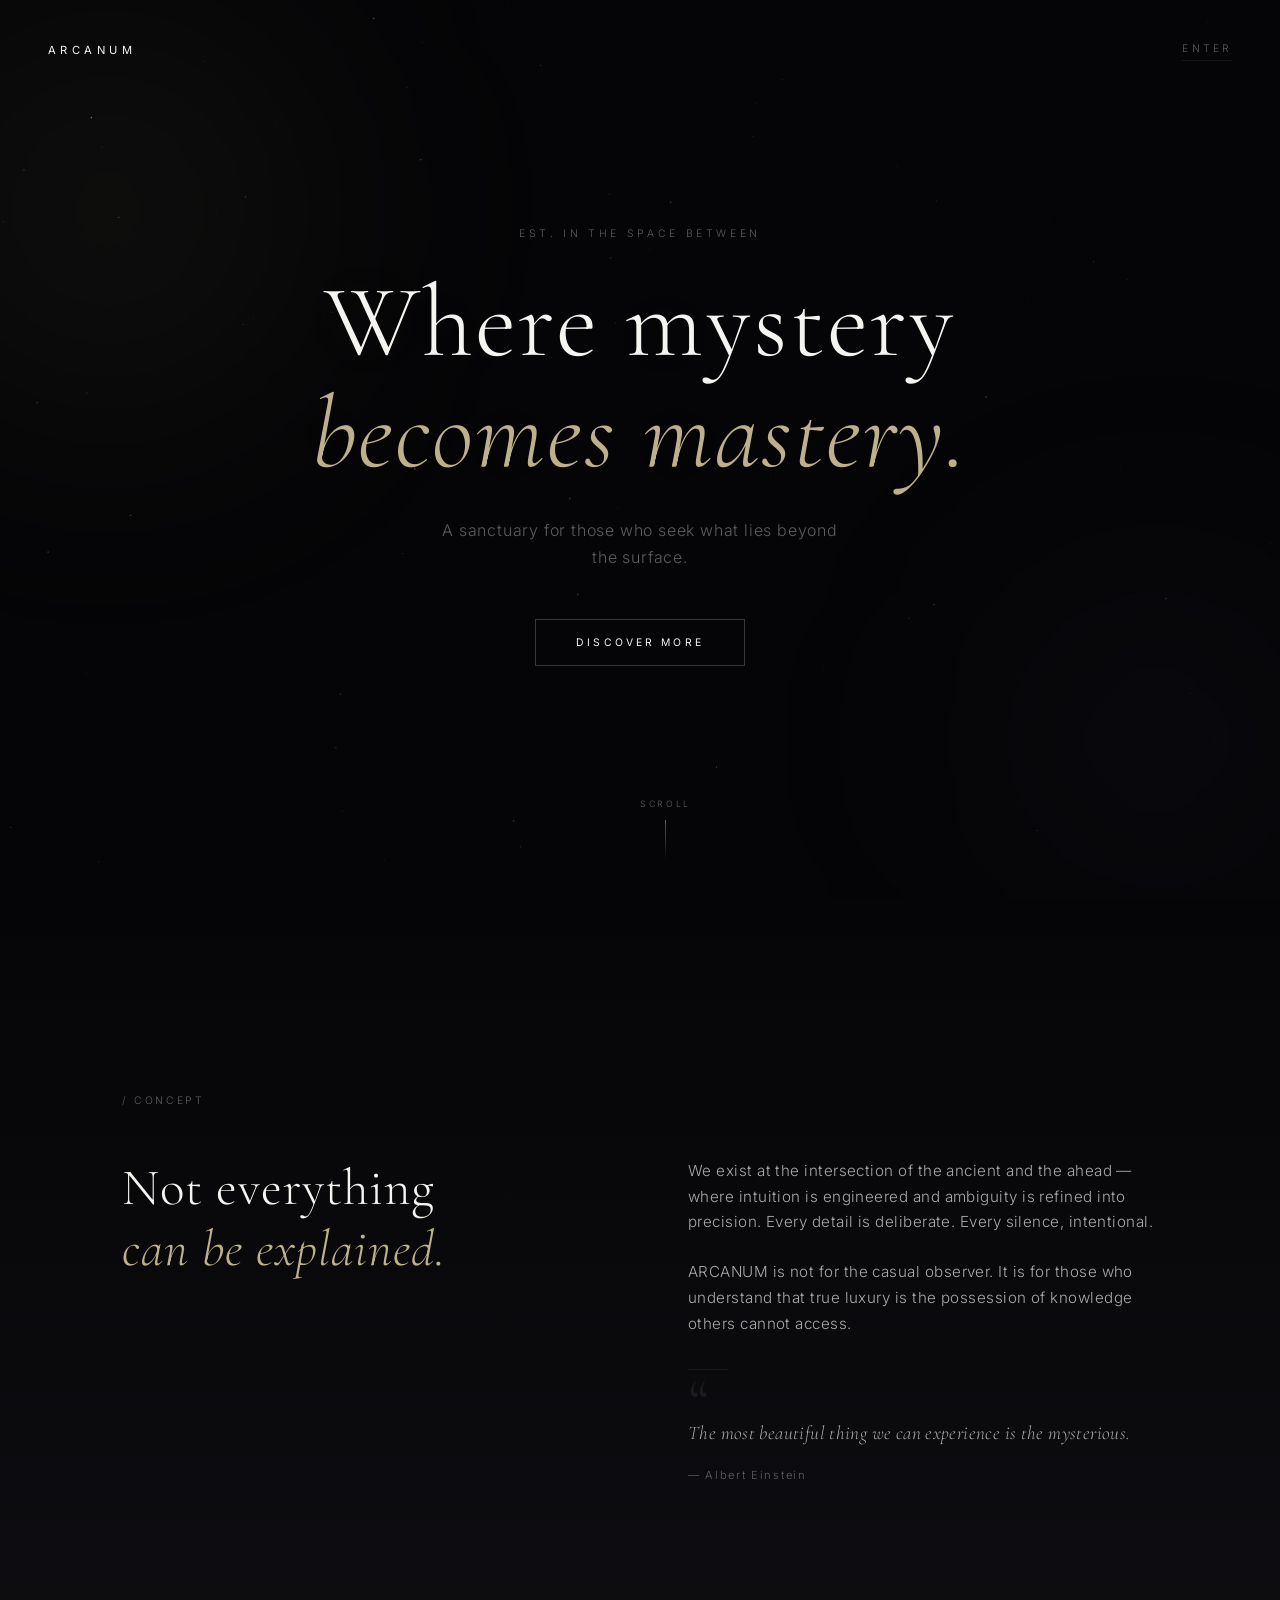
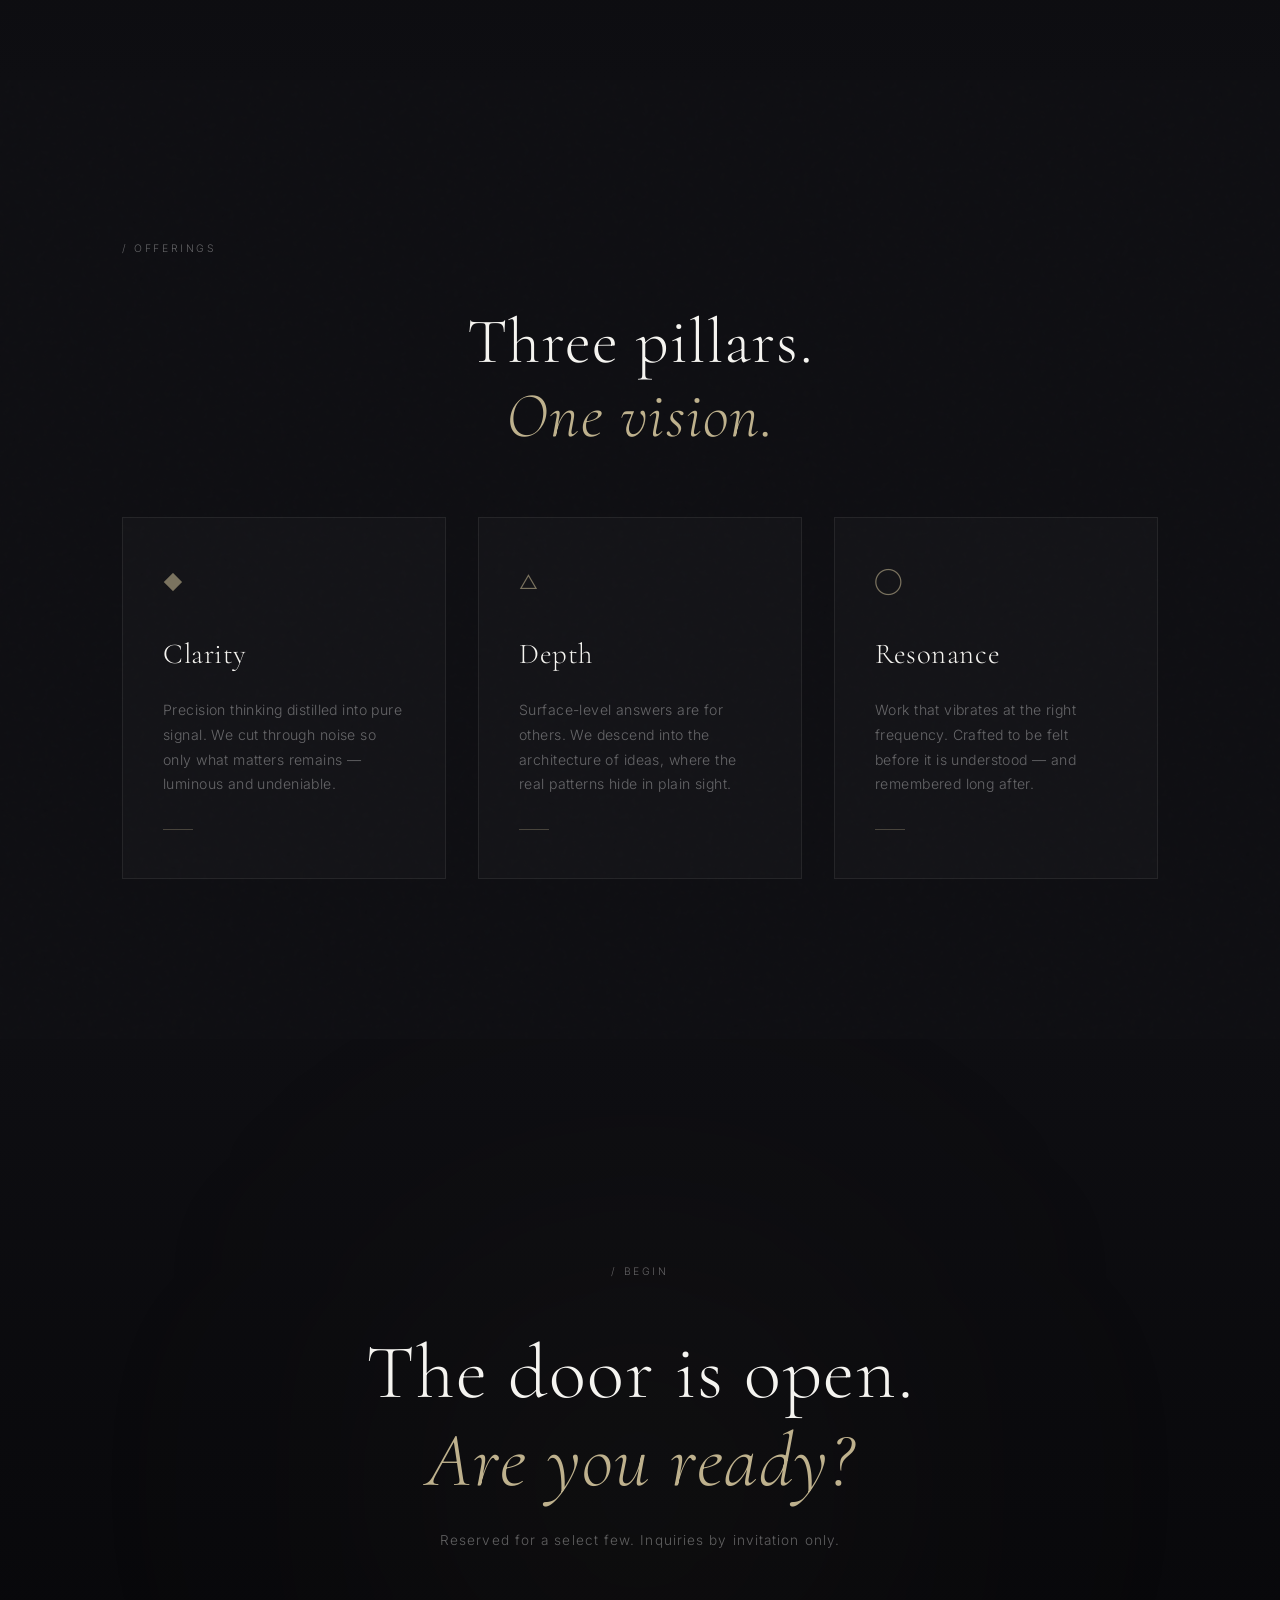
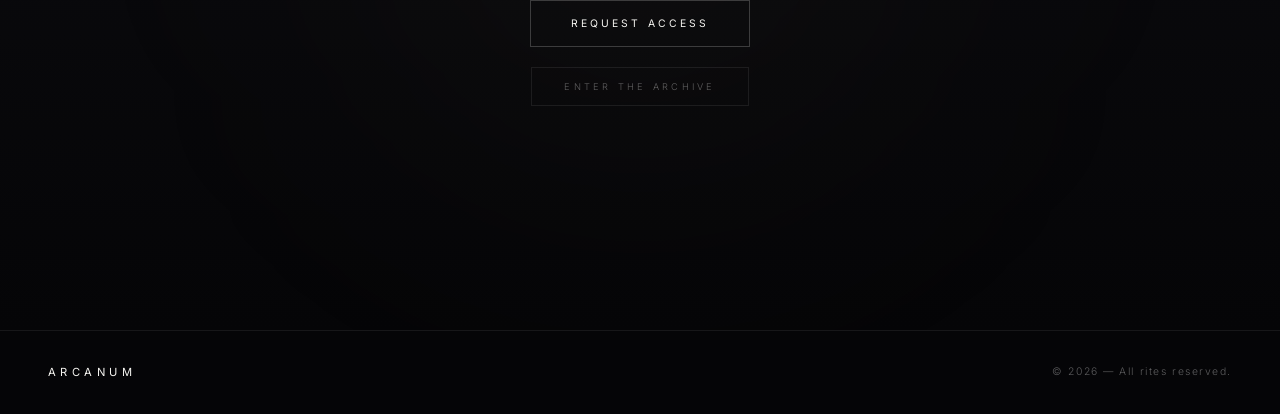
<file: index.html>
<!DOCTYPE html>
<html lang="en">
<head>
  <meta charset="UTF-8" />
  <meta name="viewport" content="width=device-width, initial-scale=1.0" />
  <title>ARCANUM — Beyond the Known</title>
  <link rel="preconnect" href="https://fonts.googleapis.com" />
  <link rel="preconnect" href="https://fonts.gstatic.com" crossorigin />
  <link href="https://fonts.googleapis.com/css2?family=Cormorant+Garamond:ital,wght@0,300;0,400;0,600;1,300;1,400&family=Inter:wght@300;400&display=swap" rel="stylesheet" />
  <link rel="stylesheet" href="styles.css" />
</head>
<body>

  <!-- Background canvas for stars -->
  <canvas id="starfield"></canvas>

  <!-- ─── HERO ─────────────────────────────────────────────── -->
  <section id="hero">
    <div class="orb orb-1"></div>
    <div class="orb orb-2"></div>

    <nav class="nav">
      <span class="nav-logo">ARCANUM</span>
      <a href="#contact" class="nav-link">Enter</a>
    </nav>

    <div class="hero-content">
      <p class="hero-eyebrow fade-up">Est. in the space between</p>
      <h1 class="hero-headline fade-up delay-1">
        Where mystery<br /><em>becomes mastery.</em>
      </h1>
      <p class="hero-tagline fade-up delay-2">
        A sanctuary for those who seek what lies beyond the surface.
      </p>
      <a href="#about" class="btn-primary fade-up delay-3">Discover More</a>
    </div>

    <div class="hero-scroll-hint fade-up delay-4">
      <span>scroll</span>
      <div class="scroll-line"></div>
    </div>
  </section>

  <!-- ─── ABOUT ─────────────────────────────────────────────── -->
  <section id="about">
    <div class="container">
      <div class="section-label">/ concept</div>
      <div class="about-grid">
        <div class="about-text reveal">
          <h2 class="section-headline">
            Not everything<br /><em>can be explained.</em>
          </h2>
        </div>
        <div class="about-body reveal delay-1">
          <p>
            We exist at the intersection of the ancient and the ahead — where
            intuition is engineered and ambiguity is refined into precision.
            Every detail is deliberate. Every silence, intentional.
          </p>
          <p>
            ARCANUM is not for the casual observer. It is for those who
            understand that true luxury is the possession of knowledge others
            cannot access.
          </p>
          <div class="divider"></div>
          <span class="quote-mark">&ldquo;</span>
          <blockquote>
            The most beautiful thing we can experience is the mysterious.
          </blockquote>
          <cite>— Albert Einstein</cite>
        </div>
      </div>
    </div>
  </section>

  <!-- ─── FEATURES ──────────────────────────────────────────── -->
  <section id="features">
    <div class="container">
      <div class="section-label">/ offerings</div>
      <h2 class="section-headline centered reveal">Three pillars.<br /><em>One vision.</em></h2>

      <div class="cards-grid">

        <div class="card reveal delay-1">
          <div class="card-glyph">&#9670;</div>
          <h3 class="card-title">Clarity</h3>
          <p class="card-desc">
            Precision thinking distilled into pure signal. We cut through
            noise so only what matters remains — luminous and undeniable.
          </p>
          <div class="card-line"></div>
        </div>

        <div class="card reveal delay-2">
          <div class="card-glyph">&#9651;</div>
          <h3 class="card-title">Depth</h3>
          <p class="card-desc">
            Surface-level answers are for others. We descend into the
            architecture of ideas, where the real patterns hide in plain sight.
          </p>
          <div class="card-line"></div>
        </div>

        <div class="card reveal delay-3">
          <div class="card-glyph">&#9711;</div>
          <h3 class="card-title">Resonance</h3>
          <p class="card-desc">
            Work that vibrates at the right frequency. Crafted to be felt
            before it is understood — and remembered long after.
          </p>
          <div class="card-line"></div>
        </div>

      </div>
    </div>
  </section>

  <!-- ─── FINAL CTA ──────────────────────────────────────────── -->
  <section id="contact">
    <div class="orb orb-3"></div>
    <div class="container cta-container">
      <div class="section-label">/ begin</div>
      <h2 class="cta-headline reveal">
        The door is open.<br /><em>Are you ready?</em>
      </h2>
      <p class="cta-sub reveal delay-1">
        Reserved for a select few. Inquiries by invitation only.
      </p>
      <a href="mailto:contact@arcanum.studio" class="btn-primary reveal delay-2">
        Request Access
      </a>
      <!-- ─── ARCHIVE ENTRY LINK ────────────────────────────────── -->
      <a href="archive.html" class="btn-ghost reveal delay-3">
        Enter the Archive
      </a>
    </div>
  </section>

  <!-- ─── FOOTER ────────────────────────────────────────────── -->
  <footer>
    <span class="nav-logo">ARCANUM</span>
    <p>&copy; 2026 — All rites reserved.</p>
  </footer>

  <script src="script.js"></script>
</body>
</html>
</file>
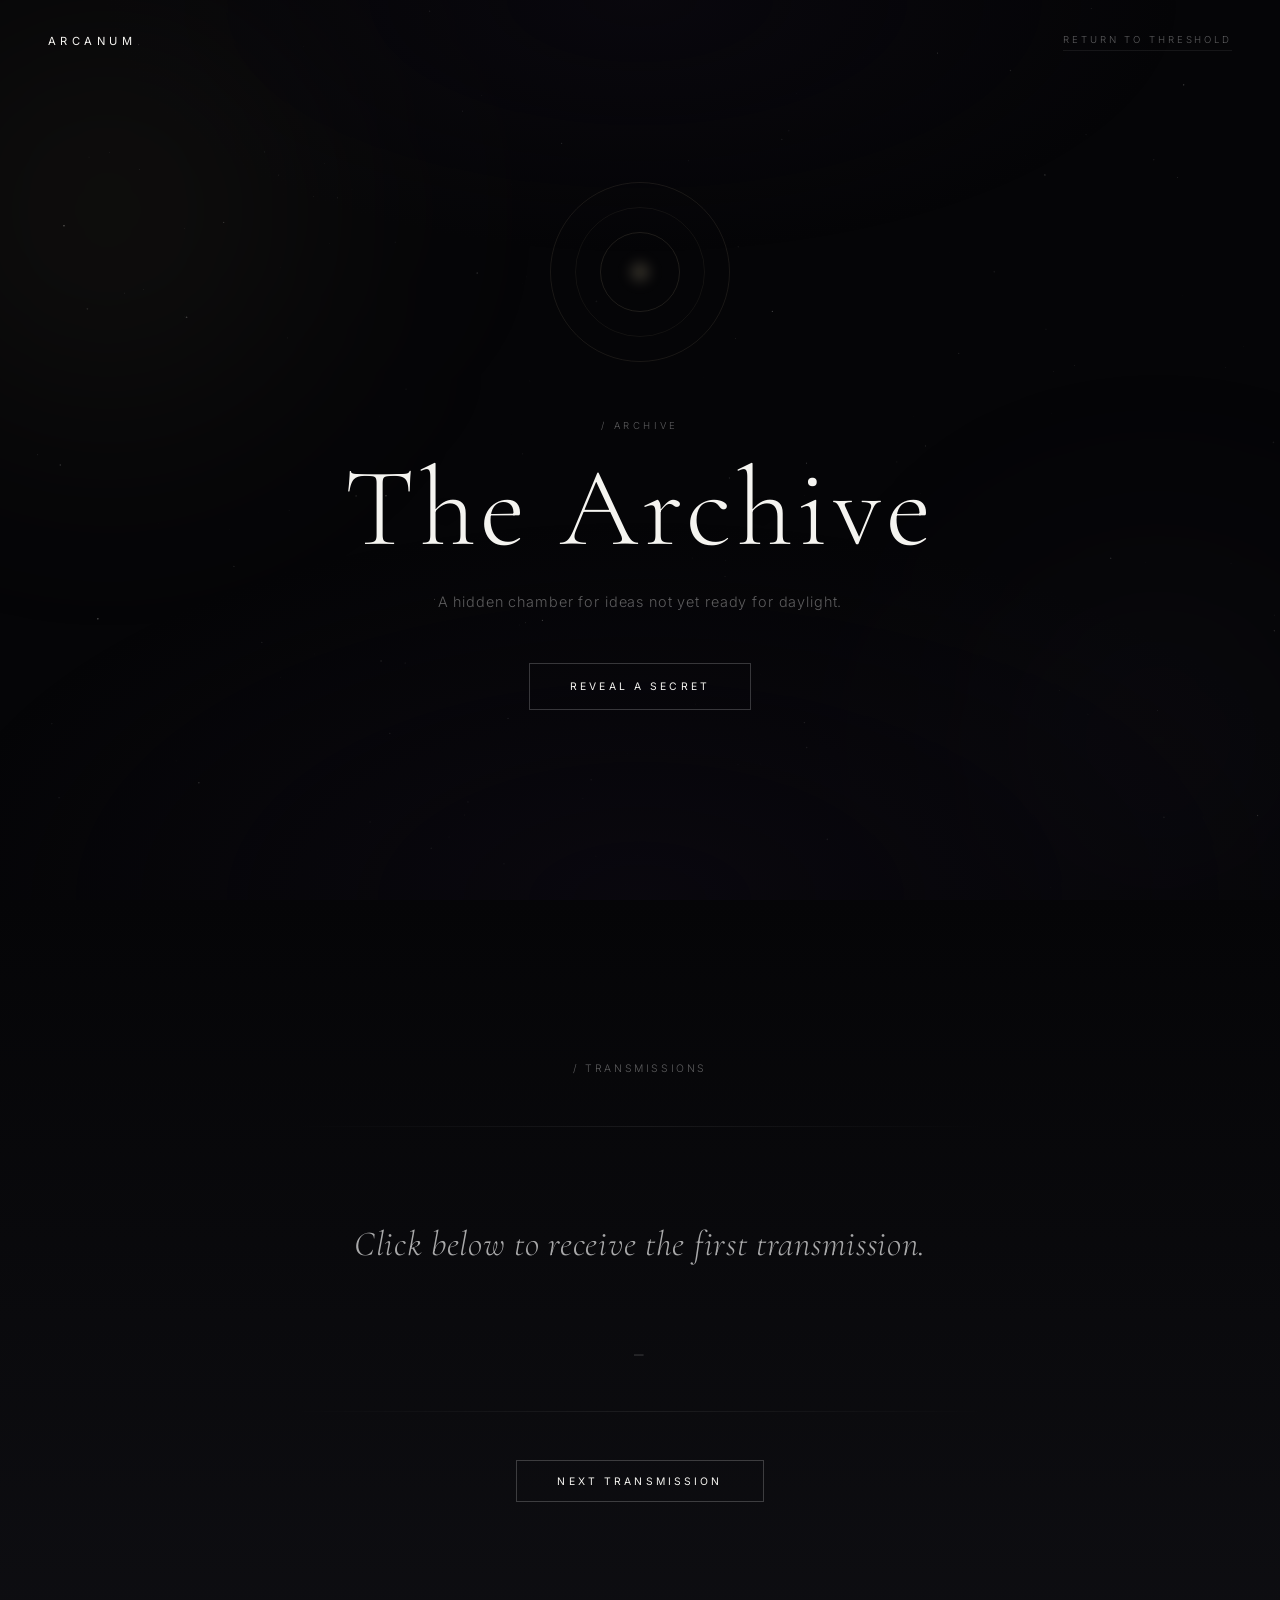
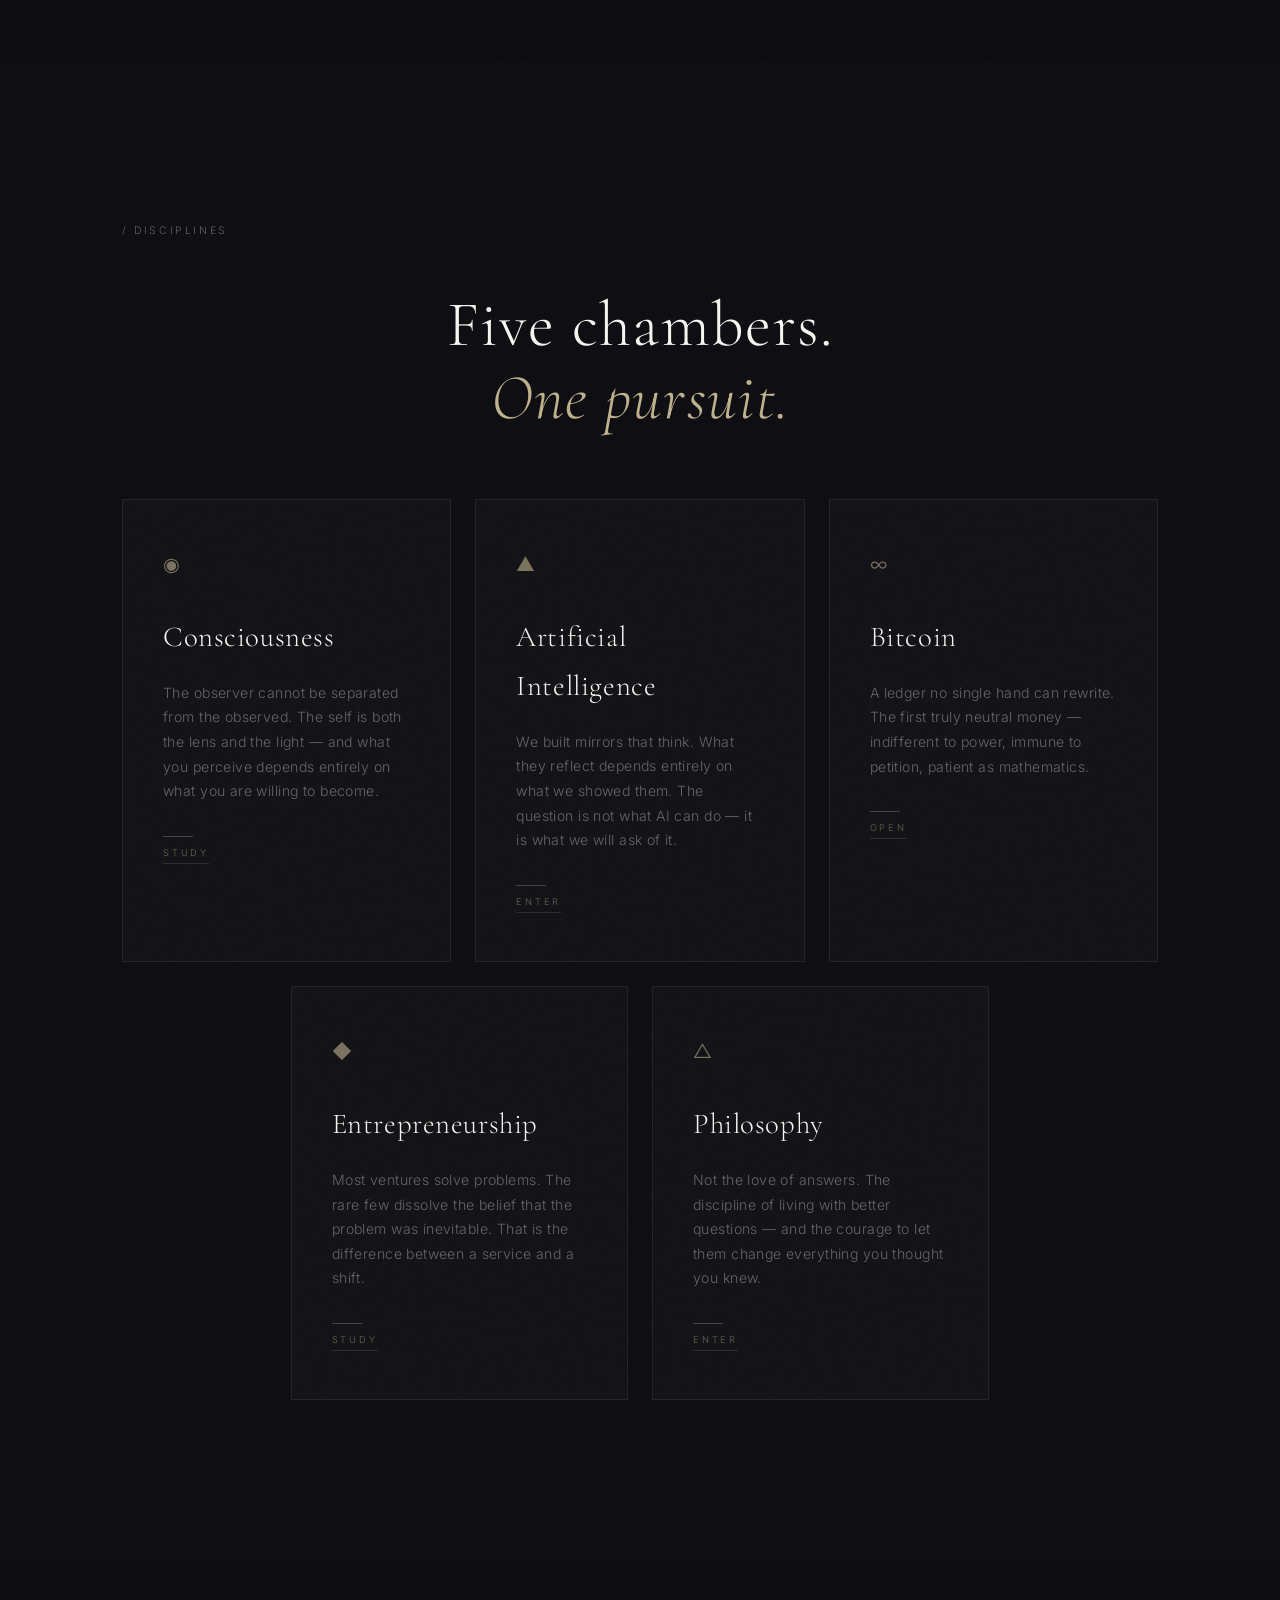
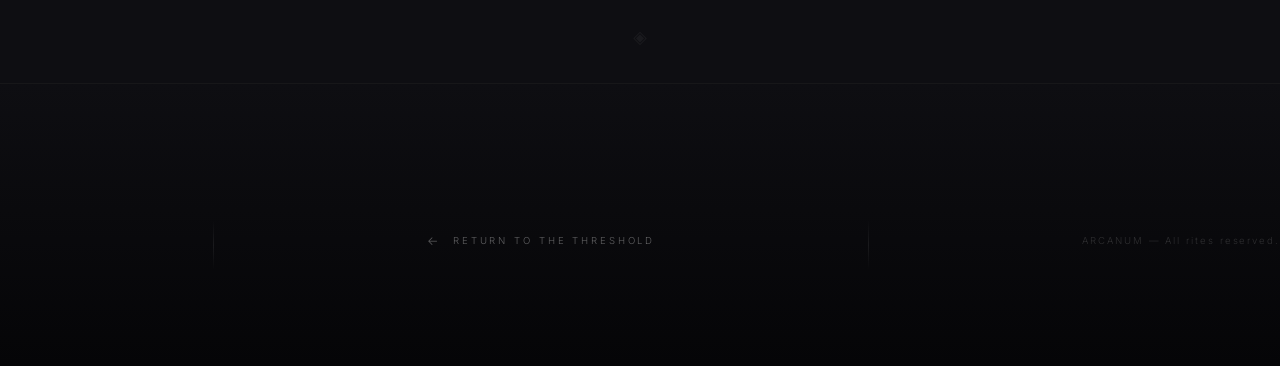
<file: archive.html>
<!DOCTYPE html>
<html lang="en">
<head>
  <meta charset="UTF-8" />
  <meta name="viewport" content="width=device-width, initial-scale=1.0" />
  <title>ARCANUM — The Archive</title>
  <link rel="preconnect" href="https://fonts.googleapis.com" />
  <link rel="preconnect" href="https://fonts.gstatic.com" crossorigin />
  <link href="https://fonts.googleapis.com/css2?family=Cormorant+Garamond:ital,wght@0,300;0,400;0,600;1,300;1,400&family=Inter:wght@300;400&display=swap" rel="stylesheet" />
  <link rel="stylesheet" href="styles.css" />
</head>
<body class="archive-page">

  <!-- Background canvas for stars -->
  <canvas id="starfield"></canvas>

  <!-- ─── NAVIGATION ────────────────────────────────────────── -->
  <nav class="archive-nav" id="archiveNav">
    <span class="archive-nav-logo">ARCANUM</span>
    <a href="index.html" class="archive-back-link">Return to Threshold</a>
  </nav>

  <!-- ─── INTRO ────────────────────────────────────────────── -->
  <section id="archive-intro">
    <div class="orb orb-1"></div>
    <div class="orb orb-2"></div>
    <div class="archive-fog"></div>

    <div class="archive-intro-content">
      <!-- CSS-only portal / doorway visual -->
      <div class="archive-portal fade-up">
        <div class="portal-ring"></div>
        <div class="portal-ring"></div>
        <div class="portal-ring"></div>
        <div class="portal-core"></div>
      </div>

      <p class="archive-eyebrow fade-up delay-1">/ archive</p>
      <h1 class="archive-headline fade-up delay-2">The Archive</h1>
      <p class="archive-sub fade-up delay-3">
        A hidden chamber for ideas not yet ready for daylight.
      </p>
      <a href="#archive-secrets" class="btn-primary fade-up delay-4" id="revealBtn">
        Reveal a Secret
      </a>
    </div>
  </section>

  <!-- ─── SECRET REVEAL ────────────────────────────────────── -->
  <section id="archive-secrets">
    <div class="secrets-frame">
      <div class="section-label reveal">/ transmissions</div>

      <div class="secrets-top-rule"></div>

      <div class="secret-display">
        <p class="secret-text" id="secretText">
          Click below to receive the first transmission.
        </p>
      </div>

      <p class="secret-counter" id="secretCounter">&mdash;</p>

      <div class="secrets-bottom-rule"></div>

      <button class="btn-primary" id="nextSecret" style="cursor:pointer;">
        Next Transmission
      </button>
    </div>
  </section>

  <!-- ─── KNOWLEDGE CARDS ───────────────────────────────────── -->
  <section id="archive-knowledge">
    <div class="container">
      <div class="section-label reveal">/ disciplines</div>
      <h2 class="section-headline centered reveal">
        Five chambers.<br /><em>One pursuit.</em>
      </h2>

      <!-- Row 1: 3 cards -->
      <div class="archive-cards-grid">

        <div class="card reveal delay-1">
          <div class="card-glyph">&#9673;</div>
          <h3 class="card-title">Consciousness</h3>
          <p class="card-desc">
            The observer cannot be separated from the observed.
            The self is both the lens and the light — and what
            you perceive depends entirely on what you are willing to become.
          </p>
          <div class="card-line"></div>
          <span class="card-action">Study</span>
        </div>

        <div class="card reveal delay-2">
          <div class="card-glyph">&#9650;</div>
          <h3 class="card-title">Artificial Intelligence</h3>
          <p class="card-desc">
            We built mirrors that think. What they reflect depends
            entirely on what we showed them. The question is not
            what AI can do — it is what we will ask of it.
          </p>
          <div class="card-line"></div>
          <span class="card-action">Enter</span>
        </div>

        <div class="card reveal delay-3">
          <div class="card-glyph">&#8734;</div>
          <h3 class="card-title">Bitcoin</h3>
          <p class="card-desc">
            A ledger no single hand can rewrite. The first truly
            neutral money — indifferent to power, immune to petition,
            patient as mathematics.
          </p>
          <div class="card-line"></div>
          <span class="card-action">Open</span>
        </div>

      </div>

      <!-- Row 2: 2 cards centered -->
      <div class="archive-cards-row-2">

        <div class="card reveal delay-1">
          <div class="card-glyph">&#9670;</div>
          <h3 class="card-title">Entrepreneurship</h3>
          <p class="card-desc">
            Most ventures solve problems. The rare few dissolve the
            belief that the problem was inevitable. That is the
            difference between a service and a shift.
          </p>
          <div class="card-line"></div>
          <span class="card-action">Study</span>
        </div>

        <div class="card reveal delay-2">
          <div class="card-glyph">&#9651;</div>
          <h3 class="card-title">Philosophy</h3>
          <p class="card-desc">
            Not the love of answers. The discipline of living with
            better questions — and the courage to let them change
            everything you thought you knew.
          </p>
          <div class="card-line"></div>
          <span class="card-action">Enter</span>
        </div>

      </div>
    </div>
  </section>

  <!-- ─── EASTER EGG ─────────────────────────────────────────── -->
  <!-- Barely visible — reward for those who notice -->
  <section id="archive-easter">
    <span class="easter-glyph" id="easterGlyph" title="">&#9672;</span>
    <div class="easter-message" id="easterMessage">
      <p class="easter-line-1">"You noticed what others passed by."</p>
      <p class="easter-line-2">The first gate is attention.</p>
    </div>
  </section>

  <!-- ─── FOOTER / RETURN ──────────────────────────────────── -->
  <footer id="archive-footer">
    <div class="archive-footer-rule"></div>
    <a href="index.html" class="archive-return">Return to the Threshold</a>
    <div class="archive-footer-rule"></div>
    <p class="archive-footer-copy">ARCANUM &mdash; All rites reserved.</p>
  </footer>

  <script src="archive.js"></script>
</body>
</html>
</file>
<file: styles.css>
/* ─── RESET & BASE ────────────────────────────────────────── */
*, *::before, *::after {
  margin: 0;
  padding: 0;
  box-sizing: border-box;
}

:root {
  --black:     #050507;
  --charcoal:  #0e0e12;
  --surface:   #131318;
  --border:    rgba(255,255,255,0.07);
  --muted:     rgba(255,255,255,0.35);
  --soft:      rgba(255,255,255,0.65);
  --white:     #f5f4f0;
  --glow:      rgba(200,185,150,0.12);
  --gold:      rgba(210,195,155,0.9);
  --font-serif: 'Cormorant Garamond', Georgia, serif;
  --font-sans:  'Inter', system-ui, sans-serif;
}

html {
  scroll-behavior: smooth;
  font-size: 16px;
}

body {
  background-color: var(--black);
  color: var(--white);
  font-family: var(--font-sans);
  font-weight: 300;
  line-height: 1.7;
  overflow-x: hidden;
}

#starfield {
  position: fixed;
  inset: 0;
  z-index: 0;
  pointer-events: none;
  opacity: 0.6;
}

/* ─── TYPOGRAPHY ────────────────────────────────────────────── */
h1, h2, h3, blockquote {
  font-family: var(--font-serif);
  font-weight: 300;
  letter-spacing: 0.02em;
}

em {
  font-style: italic;
  color: var(--gold);
}

p {
  color: var(--soft);
  font-size: 0.95rem;
  letter-spacing: 0.03em;
}

a {
  text-decoration: none;
  color: inherit;
}

/* ─── LAYOUT ─────────────────────────────────────────────────── */
.container {
  max-width: 1100px;
  margin: 0 auto;
  padding: 0 2rem;
  position: relative;
  z-index: 2;
}

.section-label {
  font-family: var(--font-sans);
  font-size: 0.65rem;
  letter-spacing: 0.25em;
  text-transform: uppercase;
  color: var(--muted);
  margin-bottom: 3rem;
}

.section-headline {
  font-size: clamp(2.4rem, 5vw, 4rem);
  line-height: 1.15;
  font-weight: 300;
}

.section-headline.centered {
  text-align: center;
  margin-bottom: 4rem;
}

.divider {
  width: 40px;
  height: 1px;
  background: var(--border);
  margin: 2rem 0;
}

/* ─── NAV ────────────────────────────────────────────────────── */
.nav {
  position: absolute;
  top: 0;
  left: 0;
  right: 0;
  z-index: 10;
  display: flex;
  justify-content: space-between;
  align-items: center;
  padding: 2.5rem 3rem;
}

.nav-logo {
  font-family: var(--font-sans);
  font-size: 0.7rem;
  font-weight: 400;
  letter-spacing: 0.4em;
  text-transform: uppercase;
  color: var(--white);
}

.nav-link {
  font-size: 0.65rem;
  letter-spacing: 0.3em;
  text-transform: uppercase;
  color: var(--muted);
  border-bottom: 1px solid var(--border);
  padding-bottom: 2px;
  transition: color 0.3s, border-color 0.3s;
}

.nav-link:hover {
  color: var(--white);
  border-color: var(--gold);
}

/* ─── HERO ───────────────────────────────────────────────────── */
#hero {
  position: relative;
  min-height: 100vh;
  display: flex;
  align-items: center;
  justify-content: center;
  overflow: hidden;
  z-index: 1;
}

/* Radial glow orbs */
.orb {
  position: absolute;
  border-radius: 50%;
  filter: blur(120px);
  pointer-events: none;
  z-index: 0;
}

.orb-1 {
  width: 600px;
  height: 600px;
  background: radial-gradient(circle, rgba(180,165,120,0.10) 0%, transparent 70%);
  top: -10%;
  left: -15%;
  animation: drift 18s ease-in-out infinite alternate;
}

.orb-2 {
  width: 500px;
  height: 500px;
  background: radial-gradient(circle, rgba(100,90,140,0.09) 0%, transparent 70%);
  bottom: -10%;
  right: -10%;
  animation: drift 22s ease-in-out infinite alternate-reverse;
}

.orb-3 {
  width: 700px;
  height: 700px;
  background: radial-gradient(circle, rgba(180,165,120,0.08) 0%, transparent 70%);
  top: 50%;
  left: 50%;
  transform: translate(-50%, -50%);
  filter: blur(150px);
}

@keyframes drift {
  from { transform: translate(0, 0) scale(1); }
  to   { transform: translate(40px, 30px) scale(1.05); }
}

.hero-content {
  position: relative;
  z-index: 2;
  text-align: center;
  padding: 0 2rem;
  max-width: 800px;
}

.hero-eyebrow {
  font-family: var(--font-sans);
  font-size: 0.65rem;
  letter-spacing: 0.35em;
  text-transform: uppercase;
  color: var(--muted);
  margin-bottom: 1.5rem;
}

.hero-headline {
  font-size: clamp(3rem, 8vw, 6.5rem);
  line-height: 1.08;
  font-weight: 300;
  margin-bottom: 1.8rem;
  text-shadow: 0 0 80px rgba(200,185,150,0.08);
}

.hero-tagline {
  font-size: 1rem;
  color: var(--muted);
  letter-spacing: 0.05em;
  margin-bottom: 3rem;
  max-width: 400px;
  margin-left: auto;
  margin-right: auto;
}

.hero-scroll-hint {
  position: absolute;
  bottom: 2.5rem;
  left: 50%;
  transform: translateX(-50%);
  display: flex;
  flex-direction: column;
  align-items: center;
  gap: 0.5rem;
  z-index: 2;
}

.hero-scroll-hint span {
  font-size: 0.55rem;
  letter-spacing: 0.3em;
  text-transform: uppercase;
  color: var(--muted);
}

.scroll-line {
  width: 1px;
  height: 40px;
  background: linear-gradient(to bottom, var(--muted), transparent);
  animation: scrollPulse 2s ease-in-out infinite;
}

@keyframes scrollPulse {
  0%, 100% { opacity: 0.4; transform: scaleY(1); }
  50%       { opacity: 1;   transform: scaleY(1.1); }
}

/* ─── BUTTONS ────────────────────────────────────────────────── */
.btn-primary {
  display: inline-block;
  padding: 0.85rem 2.5rem;
  border: 1px solid rgba(255,255,255,0.2);
  font-family: var(--font-sans);
  font-size: 0.65rem;
  font-weight: 400;
  letter-spacing: 0.3em;
  text-transform: uppercase;
  color: var(--white);
  background: transparent;
  cursor: pointer;
  position: relative;
  overflow: hidden;
  transition: border-color 0.4s, color 0.4s;
}

.btn-primary::before {
  content: '';
  position: absolute;
  inset: 0;
  background: linear-gradient(135deg, rgba(210,195,155,0.12), transparent);
  opacity: 0;
  transition: opacity 0.4s;
}

.btn-primary:hover {
  border-color: var(--gold);
  color: var(--gold);
}

.btn-primary:hover::before {
  opacity: 1;
}

/* ─── ABOUT ──────────────────────────────────────────────────── */
#about {
  position: relative;
  z-index: 2;
  padding: 12rem 0;
  background: linear-gradient(to bottom, var(--black), var(--charcoal));
}

.about-grid {
  display: grid;
  grid-template-columns: 1fr 1fr;
  gap: 6rem;
  align-items: start;
}

.about-text .section-headline {
  font-size: clamp(2.2rem, 4vw, 3.5rem);
  line-height: 1.2;
  position: sticky;
  top: 8rem;
}

.about-body p {
  margin-bottom: 1.5rem;
}

.quote-mark {
  font-family: var(--font-serif);
  font-size: 4rem;
  line-height: 0;
  vertical-align: -1rem;
  color: var(--border);
  display: block;
  margin-bottom: 1rem;
}

blockquote {
  font-size: 1.2rem;
  line-height: 1.6;
  color: var(--soft);
  font-style: italic;
  margin-bottom: 0.75rem;
}

cite {
  font-size: 0.7rem;
  letter-spacing: 0.15em;
  color: var(--muted);
  font-style: normal;
}

/* ─── FEATURES ───────────────────────────────────────────────── */
#features {
  position: relative;
  z-index: 2;
  padding: 10rem 0;
  background: var(--charcoal);
}

/* Subtle noise texture overlay */
#features::before {
  content: '';
  position: absolute;
  inset: 0;
  background-image: url("data:image/svg+xml,%3Csvg viewBox='0 0 200 200' xmlns='http://www.w3.org/2000/svg'%3E%3Cfilter id='n'%3E%3CfeTurbulence type='fractalNoise' baseFrequency='0.75' numOctaves='4' stitchTiles='stitch'/%3E%3C/filter%3E%3Crect width='100%25' height='100%25' filter='url(%23n)' opacity='0.03'/%3E%3C/svg%3E");
  opacity: 0.4;
  pointer-events: none;
}

.cards-grid {
  display: grid;
  grid-template-columns: repeat(3, 1fr);
  gap: 2rem;
}

.card {
  position: relative;
  padding: 3rem 2.5rem;
  border: 1px solid var(--border);
  background: rgba(255,255,255,0.02);
  cursor: default;
  transition: border-color 0.4s, background 0.4s, transform 0.4s;
  overflow: hidden;
}

.card::before {
  content: '';
  position: absolute;
  inset: 0;
  background: radial-gradient(circle at 50% 0%, rgba(210,195,155,0.06), transparent 60%);
  opacity: 0;
  transition: opacity 0.5s;
}

.card:hover {
  border-color: rgba(210,195,155,0.3);
  background: rgba(255,255,255,0.04);
  transform: translateY(-4px);
}

.card:hover::before {
  opacity: 1;
}

.card-glyph {
  font-size: 1.2rem;
  color: var(--gold);
  opacity: 0.6;
  margin-bottom: 2rem;
  display: block;
  transition: opacity 0.4s;
}

.card:hover .card-glyph {
  opacity: 1;
}

.card-title {
  font-family: var(--font-serif);
  font-size: 1.8rem;
  font-weight: 300;
  margin-bottom: 1.2rem;
  color: var(--white);
}

.card-desc {
  font-size: 0.88rem;
  line-height: 1.75;
  color: var(--muted);
  margin-bottom: 2rem;
}

.card-line {
  width: 30px;
  height: 1px;
  background: var(--gold);
  opacity: 0.3;
  transition: width 0.4s, opacity 0.4s;
}

.card:hover .card-line {
  width: 60px;
  opacity: 0.7;
}

/* ─── CTA ────────────────────────────────────────────────────── */
#contact {
  position: relative;
  z-index: 2;
  padding: 14rem 0;
  background: linear-gradient(to bottom, var(--charcoal), var(--black));
  text-align: center;
  overflow: hidden;
}

.cta-container {
  display: flex;
  flex-direction: column;
  align-items: center;
}

.cta-headline {
  font-size: clamp(2.5rem, 6vw, 5rem);
  line-height: 1.15;
  margin-bottom: 1.5rem;
}

.cta-sub {
  font-size: 0.85rem;
  letter-spacing: 0.08em;
  color: var(--muted);
  margin-bottom: 3rem;
}

/* ─── FOOTER ─────────────────────────────────────────────────── */
footer {
  position: relative;
  z-index: 2;
  display: flex;
  justify-content: space-between;
  align-items: center;
  padding: 2rem 3rem;
  border-top: 1px solid var(--border);
  background: var(--black);
}

footer p {
  font-size: 0.65rem;
  letter-spacing: 0.15em;
  color: var(--muted);
}

/* ─── ANIMATIONS ─────────────────────────────────────────────── */
.fade-up {
  opacity: 0;
  transform: translateY(24px);
  animation: fadeUp 1s cubic-bezier(0.22, 1, 0.36, 1) forwards;
}

.delay-1 { animation-delay: 0.2s; }
.delay-2 { animation-delay: 0.4s; }
.delay-3 { animation-delay: 0.6s; }
.delay-4 { animation-delay: 0.9s; }

@keyframes fadeUp {
  to { opacity: 1; transform: translateY(0); }
}

/* Scroll-triggered reveal */
.reveal {
  opacity: 0;
  transform: translateY(30px);
  transition: opacity 0.9s cubic-bezier(0.22, 1, 0.36, 1),
              transform 0.9s cubic-bezier(0.22, 1, 0.36, 1);
}

.reveal.visible {
  opacity: 1;
  transform: translateY(0);
}

.reveal.delay-1 { transition-delay: 0.1s; }
.reveal.delay-2 { transition-delay: 0.2s; }
.reveal.delay-3 { transition-delay: 0.3s; }

/* ─── RESPONSIVE ─────────────────────────────────────────────── */
@media (max-width: 768px) {
  .nav { padding: 2rem 1.5rem; }

  .about-grid {
    grid-template-columns: 1fr;
    gap: 3rem;
  }

  .about-text .section-headline {
    position: static;
  }

  .cards-grid {
    grid-template-columns: 1fr;
  }

  footer {
    flex-direction: column;
    gap: 1rem;
    text-align: center;
    padding: 2rem 1.5rem;
  }

  #about, #features, #contact {
    padding: 7rem 0;
  }
}


/* ═══════════════════════════════════════════════════════════════
   ARCHIVE — Shared + Page-specific styles
   ══════════════════════════════════════════════════════════════ */

/* ─── GHOST BUTTON (index.html archive entry link) ──────────── */
.btn-ghost {
  display: inline-block;
  margin-top: 1.25rem;
  padding: 0.65rem 2rem;
  border: 1px solid rgba(255,255,255,0.08);
  font-family: var(--font-sans);
  font-size: 0.58rem;
  font-weight: 300;
  letter-spacing: 0.35em;
  text-transform: uppercase;
  color: var(--muted);
  background: transparent;
  cursor: pointer;
  position: relative;
  overflow: hidden;
  transition: border-color 0.5s, color 0.5s, box-shadow 0.5s;
}

.btn-ghost:hover {
  border-color: rgba(210,195,155,0.25);
  color: rgba(210,195,155,0.7);
  box-shadow: 0 0 24px rgba(210,195,155,0.06);
}

/* ─── ARCHIVE PAGE — BASE ────────────────────────────────────── */
body.archive-page {
  background-color: var(--black);
}

/* ─── ARCHIVE NAV ────────────────────────────────────────────── */
.archive-nav {
  position: fixed;
  top: 0;
  left: 0;
  right: 0;
  z-index: 20;
  display: flex;
  justify-content: space-between;
  align-items: center;
  padding: 2rem 3rem;
  transition: background 0.4s, backdrop-filter 0.4s;
}

.archive-nav.scrolled {
  background: rgba(5,5,7,0.88);
  backdrop-filter: blur(12px);
}

.archive-nav-logo {
  font-family: var(--font-sans);
  font-size: 0.7rem;
  font-weight: 400;
  letter-spacing: 0.4em;
  text-transform: uppercase;
  color: var(--white);
}

.archive-back-link {
  font-size: 0.6rem;
  letter-spacing: 0.3em;
  text-transform: uppercase;
  color: var(--muted);
  border-bottom: 1px solid var(--border);
  padding-bottom: 2px;
  transition: color 0.3s, border-color 0.3s;
}

.archive-back-link:hover {
  color: var(--white);
  border-color: rgba(210,195,155,0.5);
}

/* ─── ARCHIVE INTRO ──────────────────────────────────────────── */
#archive-intro {
  position: relative;
  min-height: 100vh;
  display: flex;
  align-items: center;
  justify-content: center;
  overflow: hidden;
  z-index: 1;
}

.archive-fog {
  position: absolute;
  inset: 0;
  background:
    radial-gradient(ellipse 80% 60% at 50% 100%, rgba(10,8,15,0.95) 0%, transparent 70%),
    radial-gradient(ellipse 60% 40% at 50% 0%,   rgba(10,8,15,0.8)  0%, transparent 70%);
  pointer-events: none;
  z-index: 1;
}

.archive-intro-content {
  position: relative;
  z-index: 2;
  text-align: center;
  padding: 0 2rem;
  max-width: 700px;
}

/* CSS-only portal / doorway visual */
.archive-portal {
  position: relative;
  width: 180px;
  height: 180px;
  margin: 0 auto 3.5rem;
}

.portal-ring {
  position: absolute;
  border-radius: 50%;
  top: 50%;
  left: 50%;
  transform: translate(-50%, -50%);
}

.portal-ring:nth-child(1) {
  width: 180px;
  height: 180px;
  border: 1px solid rgba(210,195,155,0.10);
  animation: portalBreath 7s ease-in-out infinite;
}

.portal-ring:nth-child(2) {
  width: 130px;
  height: 130px;
  border: 1px solid rgba(210,195,155,0.07);
  animation: portalBreath 7s ease-in-out infinite 1s;
}

.portal-ring:nth-child(3) {
  width: 80px;
  height: 80px;
  border: 1px solid rgba(210,195,155,0.13);
  animation: portalBreath 7s ease-in-out infinite 2s;
}

.portal-core {
  position: absolute;
  width: 28px;
  height: 28px;
  top: 50%;
  left: 50%;
  transform: translate(-50%, -50%);
  border-radius: 50%;
  background: radial-gradient(circle, rgba(210,195,155,0.3), transparent 70%);
  filter: blur(6px);
  animation: portalBreath 3.5s ease-in-out infinite;
}

@keyframes portalBreath {
  0%, 100% { opacity: 0.35; }
  50%       { opacity: 1; }
}

.archive-eyebrow {
  font-family: var(--font-sans);
  font-size: 0.6rem;
  letter-spacing: 0.35em;
  text-transform: uppercase;
  color: var(--muted);
  margin-bottom: 1.2rem;
}

.archive-headline {
  font-family: var(--font-serif);
  font-size: clamp(3.5rem, 9vw, 7rem);
  font-weight: 300;
  line-height: 1;
  letter-spacing: 0.04em;
  margin-bottom: 1.5rem;
  text-shadow: 0 0 80px rgba(210,195,155,0.06);
}

.archive-sub {
  font-size: 0.9rem;
  color: var(--muted);
  letter-spacing: 0.06em;
  line-height: 1.8;
  max-width: 420px;
  margin: 0 auto 3rem;
}

/* ─── SECRET REVEAL SECTION ──────────────────────────────────── */
#archive-secrets {
  position: relative;
  z-index: 2;
  padding: 10rem 0;
  background: linear-gradient(to bottom, var(--black), var(--charcoal));
}

.secrets-frame {
  max-width: 760px;
  margin: 0 auto;
  text-align: center;
  padding: 0 2rem;
}

.secrets-top-rule,
.secrets-bottom-rule {
  width: 100%;
  height: 1px;
  background: linear-gradient(to right, transparent, var(--border), transparent);
  margin: 3rem 0;
}

.secret-display {
  min-height: 140px;
  display: flex;
  align-items: center;
  justify-content: center;
  position: relative;
}

.secret-text {
  font-family: var(--font-serif);
  font-size: clamp(1.4rem, 3vw, 2.2rem);
  font-weight: 300;
  font-style: italic;
  line-height: 1.5;
  color: var(--soft);
  letter-spacing: 0.02em;
  transition: opacity 0.6s ease, transform 0.6s ease;
}

.secret-text.fading {
  opacity: 0;
  transform: translateY(8px);
}

.secret-counter {
  font-family: var(--font-sans);
  font-size: 0.6rem;
  letter-spacing: 0.3em;
  color: var(--muted);
  margin-top: 2rem;
  margin-bottom: 2.5rem;
}

/* ─── KNOWLEDGE CARDS ────────────────────────────────────────── */
#archive-knowledge {
  position: relative;
  z-index: 2;
  padding: 10rem 0;
  background: var(--charcoal);
}

#archive-knowledge::before {
  content: '';
  position: absolute;
  inset: 0;
  background-image: url("data:image/svg+xml,%3Csvg viewBox='0 0 200 200' xmlns='http://www.w3.org/2000/svg'%3E%3Cfilter id='n'%3E%3CfeTurbulence type='fractalNoise' baseFrequency='0.75' numOctaves='4' stitchTiles='stitch'/%3E%3C/filter%3E%3Crect width='100%25' height='100%25' filter='url(%23n)' opacity='0.03'/%3E%3C/svg%3E");
  opacity: 0.4;
  pointer-events: none;
}

.archive-cards-grid {
  display: grid;
  grid-template-columns: repeat(3, 1fr);
  gap: 1.5rem;
}

.archive-cards-grid .card:nth-child(4),
.archive-cards-grid .card:nth-child(5) {
  grid-column: span 1;
}

/* second row: 2 cards centered */
.archive-cards-row-2 {
  display: grid;
  grid-template-columns: repeat(2, 1fr);
  gap: 1.5rem;
  max-width: calc(66.66% + 0.5rem);
  margin: 1.5rem auto 0;
}

.card-action {
  display: inline-block;
  font-family: var(--font-sans);
  font-size: 0.58rem;
  letter-spacing: 0.3em;
  text-transform: uppercase;
  color: rgba(210,195,155,0.45);
  border-bottom: 1px solid rgba(210,195,155,0.15);
  padding-bottom: 2px;
  margin-top: 0.5rem;
  transition: color 0.3s, border-color 0.3s;
}

.card:hover .card-action {
  color: rgba(210,195,155,0.85);
  border-color: rgba(210,195,155,0.5);
}

/* ─── EASTER EGG ─────────────────────────────────────────────── */
#archive-easter {
  position: relative;
  z-index: 2;
  padding: 4rem 0 2rem;
  background: var(--charcoal);
  text-align: center;
}

.easter-glyph {
  display: inline-block;
  font-size: 1.1rem;
  color: var(--white);
  opacity: 0.05;
  cursor: pointer;
  user-select: none;
  transition: opacity 0.5s, text-shadow 0.5s;
  line-height: 1;
}

.easter-glyph:hover {
  opacity: 0.18;
}

.easter-glyph.activated {
  opacity: 0.5;
  text-shadow: 0 0 20px rgba(210,195,155,0.4);
}

.easter-message {
  display: none;
  max-width: 400px;
  margin: 2rem auto 0;
  text-align: center;
  opacity: 0;
  transform: translateY(10px);
  transition: opacity 0.8s ease, transform 0.8s ease;
}

.easter-message.visible {
  opacity: 1;
  transform: translateY(0);
}

.easter-line-1 {
  font-family: var(--font-serif);
  font-size: 1.1rem;
  font-style: italic;
  color: rgba(210,195,155,0.75);
  letter-spacing: 0.04em;
  margin-bottom: 0.75rem;
}

.easter-line-2 {
  font-family: var(--font-sans);
  font-size: 0.6rem;
  letter-spacing: 0.3em;
  text-transform: uppercase;
  color: var(--muted);
}

/* ─── ARCHIVE FOOTER ─────────────────────────────────────────── */
#archive-footer {
  position: relative;
  z-index: 2;
  padding: 6rem 0 4rem;
  background: linear-gradient(to bottom, var(--charcoal), var(--black));
  text-align: center;
  border-top: 1px solid var(--border);
}

.archive-return {
  display: inline-flex;
  align-items: center;
  gap: 0.75rem;
  font-family: var(--font-sans);
  font-size: 0.6rem;
  letter-spacing: 0.3em;
  text-transform: uppercase;
  color: var(--muted);
  transition: color 0.3s;
}

.archive-return::before {
  content: '←';
  font-size: 0.75rem;
  transition: transform 0.3s;
}

.archive-return:hover {
  color: var(--soft);
}

.archive-return:hover::before {
  transform: translateX(-4px);
}

.archive-footer-rule {
  width: 1px;
  height: 50px;
  background: linear-gradient(to bottom, transparent, var(--border), transparent);
  margin: 2.5rem auto 2rem;
}

.archive-footer-copy {
  font-size: 0.6rem;
  letter-spacing: 0.2em;
  color: rgba(255,255,255,0.15);
}

/* ─── ARCHIVE RESPONSIVE ─────────────────────────────────────── */
@media (max-width: 768px) {
  .archive-nav { padding: 2rem 1.5rem; }

  .archive-cards-grid {
    grid-template-columns: 1fr;
  }

  .archive-cards-row-2 {
    grid-template-columns: 1fr;
    max-width: 100%;
  }

  #archive-secrets,
  #archive-knowledge {
    padding: 6rem 0;
  }
}
</file>
